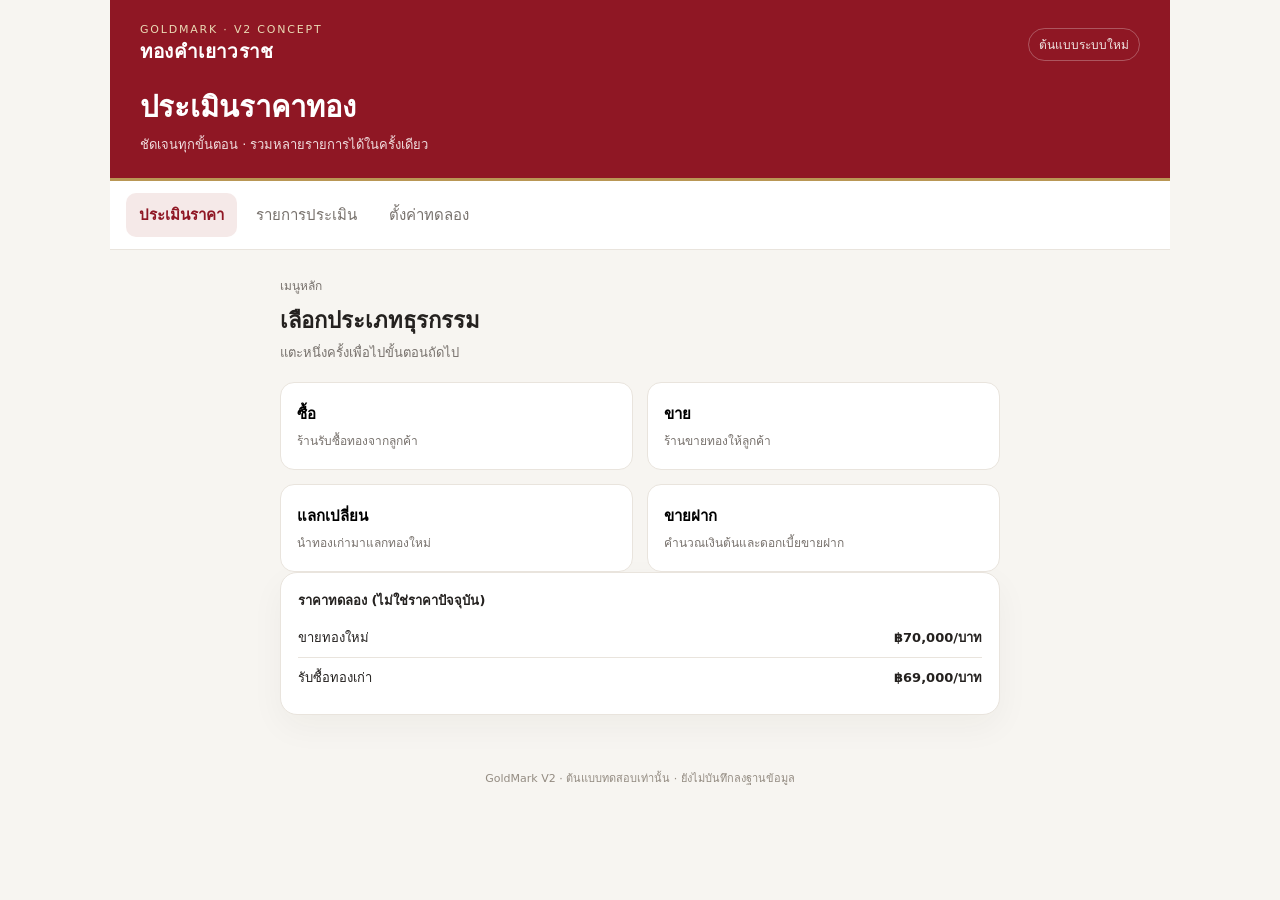
<file: v2/index.html>
<!doctype html>
<html lang="th"><head><meta charset="utf-8"><meta name="viewport" content="width=device-width,initial-scale=1"><meta name="theme-color" content="#8f1724"><title>GoldMark V2 — ทองคำเยาวราช</title>
<style>
:root{--red:#8f1724;--red2:#67101a;--gold:#b99755;--ink:#24211f;--muted:#77716c;--line:#e9e4dd;--bg:#f7f5f1;--white:#fff;--green:#176b4d;--shadow:0 12px 34px #30241a0b}*{box-sizing:border-box}body{margin:0;background:var(--bg);color:var(--ink);font:15px system-ui,-apple-system,"Noto Sans Thai",sans-serif}button,input,select{font:inherit}button{cursor:pointer}.app{max-width:1060px;margin:auto;min-height:100vh;padding-bottom:90px}.top{background:var(--red);color:white;padding:18px 20px 20px;border-bottom:3px solid var(--gold)}.toprow{display:flex;align-items:center;justify-content:space-between;gap:12px}.brand{font-size:19px;font-weight:800;letter-spacing:.2px}.eyebrow{font-size:11px;letter-spacing:1.8px;color:#e9d9b4}.branch{font-size:12px;color:#f0e6e3;border:1px solid #ffffff45;border-radius:99px;padding:6px 10px}.top h1{font-size:25px;margin:18px 0 4px}.top p{margin:0;color:#f1dfe0;font-size:13px}.tabs{display:flex;gap:6px;padding:12px 16px;background:white;border-bottom:1px solid var(--line);overflow:auto}.tab{border:0;background:transparent;padding:10px 13px;border-radius:10px;color:var(--muted);white-space:nowrap}.tab.active{background:#f5e9e8;color:var(--red);font-weight:750}.content{padding:18px 16px;max-width:760px;margin:auto}.stepmeta{font-size:12px;color:var(--muted);margin-bottom:8px}.heading{font-size:22px;margin:0 0 5px}.sub{margin:0 0 18px;color:var(--muted);font-size:13px;line-height:1.6}.card{background:white;border:1px solid var(--line);border-radius:17px;padding:17px;margin-bottom:13px;box-shadow:var(--shadow)}.label{display:block;font-size:13px;font-weight:700;margin-bottom:7px}.field{width:100%;border:1px solid #dcd5cb;border-radius:11px;background:white;padding:12px;color:var(--ink);outline:none}.field:focus{border-color:var(--gold);box-shadow:0 0 0 3px #b9975522}.grid{display:grid;grid-template-columns:repeat(2,minmax(0,1fr));gap:10px}.choice{border:1px solid var(--line);background:white;border-radius:14px;padding:16px;text-align:left;min-height:88px}.choice strong{display:block;font-size:15px;margin-bottom:5px}.choice span{font-size:12px;color:var(--muted)}.choice.selected{border:1.5px solid var(--red);background:#fff8f7;box-shadow:0 0 0 2px #8f17240c}.money{font-size:29px;font-weight:850;letter-spacing:-.6px}.money small{font-size:13px;font-weight:500;color:var(--muted)}.statrow{display:flex;justify-content:space-between;gap:10px;padding:9px 0;border-bottom:1px solid var(--line);font-size:13px}.statrow:last-child{border-bottom:0}.total{background:#fbf5e9;border-color:#e6d4ad}.total .money{color:var(--red)}.btn{border:0;border-radius:12px;padding:13px 16px;font-weight:750}.primary{background:var(--red);color:white}.secondary{background:white;border:1px solid var(--line);color:var(--ink)}.danger{color:#a32630;background:#fff3f2;border:1px solid #f0d5d4}.btnrow{display:flex;gap:9px;flex-wrap:wrap}.btnrow .btn{flex:1}.sticky{position:fixed;bottom:0;left:0;right:0;background:#ffffffef;backdrop-filter:blur(12px);border-top:1px solid var(--line);padding:12px 16px calc(12px + env(safe-area-inset-bottom));z-index:5}.stickyinner{max-width:728px;margin:auto;display:flex;gap:10px}.sticky .btn{flex:1}.item{border:1px solid var(--line);border-radius:13px;padding:13px;margin-bottom:9px}.itemtop{display:flex;justify-content:space-between;gap:10px;align-items:center}.itemtitle{font-weight:750}.tiny{font-size:12px;color:var(--muted)}.pill{font-size:11px;padding:4px 8px;background:#f1ece4;border-radius:99px}.notice{font-size:12px;color:var(--muted);line-height:1.6}.success{color:var(--green);font-weight:750}.progress{display:flex;gap:6px;margin:0 0 18px}.progress span{height:5px;flex:1;border-radius:99px;background:#e7e1d8}.progress span.on{background:var(--red)}.stepbox{display:flex;align-items:center;justify-content:space-between;gap:10px;margin:0 0 12px}.stepbox b{font-size:12px;color:var(--red)}.hidden{display:none!important}.customer-overlay{position:fixed;inset:0;z-index:9999;background:#f7f5f1;color:#24211f;overflow:auto;padding:18px 14px calc(24px + env(safe-area-inset-bottom));font-size:17px}.customer-wrap{max-width:760px;margin:0 auto}.customer-head{text-align:center;background:#8f1724;color:#fff;border-bottom:4px solid #b99755;border-radius:16px;padding:20px 14px;margin-bottom:14px}.customer-head .brandline{font-size:13px;letter-spacing:1px;color:#f0dfb8}.customer-head h2{font-size:25px;margin:8px 0 0}.customer-total{background:#fff8e9;border:1px solid #e6d4ad;border-radius:16px;padding:18px;margin-bottom:14px;text-align:center}.customer-total .amount{font-size:clamp(32px,9vw,48px);font-weight:900;color:#8f1724;line-height:1.3}.customer-item{background:#fff;border:1px solid #e9e4dd;border-radius:14px;padding:15px;margin-bottom:10px}.customer-item h3{font-size:18px;margin:0 0 10px}.customer-row{display:flex;justify-content:space-between;gap:14px;padding:8px 0;border-bottom:1px solid #eee8e0;font-size:15px}.customer-row:last-child{border-bottom:0}.customer-row strong{text-align:right}.customer-note{text-align:center;color:#77716c;font-size:12px;margin:14px 0}.customer-exit{width:100%;max-width:420px;display:block;margin:16px auto 0;background:#8f1724;color:#fff;border:0;border-radius:12px;padding:14px;font-weight:800;font-size:16px}@media print{@page{size:80mm auto;margin:4mm}body{background:#fff!important}.app,.sticky,.foot{display:none!important}#customerOverlay{position:static!important;display:block!important;overflow:visible!important;padding:0!important;background:#fff!important;color:#000!important;font-size:12px!important}.customer-wrap{max-width:none!important;width:100%!important}.customer-head{background:#fff!important;color:#000!important;border:0!important;border-bottom:1px dashed #000!important;border-radius:0!important;padding:0 0 8px!important;margin-bottom:8px!important}.customer-head .brandline{color:#000!important}.customer-head h2{font-size:16px!important}.customer-total,.customer-item{background:#fff!important;border:0!important;border-bottom:1px dashed #000!important;border-radius:0!important;padding:7px 0!important;margin:0!important}.customer-total .amount{font-size:25px!important;color:#000!important}.customer-item h3{font-size:13px!important}.customer-row{font-size:11px!important;padding:4px 0!important;border-color:#ddd!important}.customer-note{font-size:10px!important;color:#000!important}.customer-exit{display:none!important}}.foot{text-align:center;color:#938b81;font-size:11px;padding:15px}@media(min-width:720px){.top{padding:23px 30px}.content{padding:26px 20px}.top h1{font-size:29px}.grid{gap:14px}}@media(max-width:390px){.grid{grid-template-columns:1fr}.money{font-size:25px}.top h1{font-size:22px}}
</style></head><body><div class="app">
<header class="top"><div class="toprow"><div><div class="eyebrow">GOLDMARK · V2 CONCEPT</div><div class="brand">ทองคำเยาวราช</div></div><span class="branch">ต้นแบบระบบใหม่</span></div><h1>ประเมินราคาทอง</h1><p>ชัดเจนทุกขั้นตอน · รวมหลายรายการได้ในครั้งเดียว</p></header>
<nav class="tabs"><button class="tab active" data-page="estimate">ประเมินราคา</button><button class="tab" data-page="history">รายการประเมิน</button><button class="tab" data-page="settings">ตั้งค่าทดลอง</button></nav>
<main class="content" id="main"></main><div class="foot">GoldMark V2 · ต้นแบบทดสอบเท่านั้น · ยังไม่บันทึกลงฐานข้อมูล</div></div>
<div class="sticky hidden" id="stickyBar"><div class="stickyinner"><button class="btn secondary" id="back">ย้อนกลับ</button></div></div>
<script>
const state={page:'estimate',step:'menu',action:'buy',gold:'jewelry',weight:'1',labor:'0',discount:'0',sell:70000,buy:69000,deduct:5,old:[],fresh:[],history:[],compare:false,compareWeight:'1',depositRate:1.25};
const fmt=n=>Number(n||0).toLocaleString('th-TH',{maximumFractionDigits:2});
const baht=n=>'฿'+fmt(n);
const weightName=w=>({0.25:'1 สลึง',0.5:'2 สลึง',0.75:'3 สลึง',1:'1 บาท',2:'2 บาท',4:'4 บาท'}[Number(w)]||w+' บาท');
function oldValue(x){const w=Number(x.weight||0),gpb=x.gold==='jewelry'?15.16:15.244,standard=w*gpb,actual=Number(x.grams||standard),shortfall=Math.max(0,standard-actual),deductGrams=x.gold==='jewelry'&&shortfall>0.1?shortfall-0.1:0,netGrams=Math.max(0,actual-deductGrams),netWeight=netGrams/gpb;return {amount:netWeight*state.buy*(1-state.deduct/100),standard,actual,shortfall,deductGrams,netGrams,netWeight,rateDiscount:netWeight*state.buy*state.deduct/100}}
function newValue(x){return Math.max(0,Number(x.weight||0)*state.sell+Number(x.labor||0)-Number(x.discount||0))}
function sumOld(){return state.old.reduce((s,x)=>s+oldValue(x).amount,0)}
function totalOldWeight(){return state.old.reduce((s,x)=>s+oldValue(x).netWeight,0)}
function totalOldGrams(){return state.old.reduce((s,x)=>s+oldValue(x).netGrams,0)}
function sumNew(){return state.fresh.reduce((s,x)=>s+newValue(x),0)}
function net(){return sumNew()-sumOld()}
function go(step){state.step=step;render()}
function header(title,desc){return '<h2 class="heading">'+title+'</h2><p class="sub">'+desc+'</p>'}
function progress(n){return '<div class="stepbox"><b>ขั้นตอน '+n+' จาก 3</b><span class="tiny">'+(n===1?'กรอกรายการ':n===2?'ตรวจสอบข้อมูล':'ยืนยันผล')+'</span></div><div class="progress"><span class="on"></span><span class="'+(n>=2?'on':'')+'"></span><span class="'+(n>=3?'on':'')+'"></span></div>'}
function typeCards(){return '<div class="grid">'+[['buy','ซื้อ','ร้านรับซื้อทองจากลูกค้า'],['sell','ขาย','ร้านขายทองให้ลูกค้า'],['exchange','แลกเปลี่ยน','นำทองเก่ามาแลกทองใหม่'],['deposit','ขายฝาก','คำนวณเงินต้นและดอกเบี้ยขายฝาก']].map(x=>'<button class="choice" data-action="'+x[0]+'"><strong>'+x[1]+'</strong><span>'+x[2]+'</span></button>').join('')+'</div>'}
function render(){const el=document.getElementById('main');document.querySelectorAll('.tab').forEach(b=>b.classList.toggle('active',b.dataset.page===state.page));document.getElementById('stickyBar').classList.add('hidden');
if(state.page==='history'){el.innerHTML=header('รายการประเมิน','ประวัติทดลองในหน้านี้เท่านั้น ยังไม่เชื่อมฐานข้อมูลจริง')+(state.history.length?state.history.map((x,i)=>'<div class="card"><b>รายการ #'+(state.history.length-i)+'</b><div class="statrow"><span>ประเภท</span><b>'+x.action+'</b></div><div class="statrow"><span>ยอดสุทธิ</span><b>'+x.result+'</b></div></div>').join(''):'<div class="card notice">ยังไม่มีรายการประเมินทดลอง</div>');return}
if(state.page==='settings'){el.innerHTML=header('ตั้งค่าทดลอง','ราคาเหล่านี้ใช้จำลองหน้าจอเท่านั้น ไม่กระทบราคากลางหรือฐานข้อมูลจริง')+'<div class="card"><label class="label">ราคาขายทองต่อบาท</label><input class="field" id="sell" type="number" value="'+state.sell+'"><label class="label" style="margin-top:12px">ราคารับซื้อทองต่อบาท</label><input class="field" id="buy" type="number" value="'+state.buy+'"><label class="label" style="margin-top:12px">ส่วนลดจากราคารับซื้อ (%)</label><input class="field" id="deduct" type="number" value="'+state.deduct+'"><button class="btn primary" id="saveSettings" style="width:100%;margin-top:15px">บันทึกค่าทดลอง</button></div>';document.getElementById('saveSettings').onclick=()=>{const sell=Number(document.getElementById('sell').value),buy=Number(document.getElementById('buy').value),deduct=Number(document.getElementById('deduct').value);if(!Number.isFinite(sell)||sell<=0||!Number.isFinite(buy)||buy<=0||!Number.isFinite(deduct)||deduct<0||deduct>100){alert('กรุณาตรวจสอบราคาและส่วนลด: ราคาเป็นค่าบวก และส่วนลดต้องอยู่ระหว่าง 0–100%');return}state.sell=sell;state.buy=buy;state.deduct=deduct;render()};return}
if(state.step==='menu'){el.innerHTML='<div class="stepmeta">เมนูหลัก</div>'+header('เลือกประเภทธุรกรรม','แตะหนึ่งครั้งเพื่อไปขั้นตอนถัดไป')+typeCards()+'<div class="card"><div class="label">ราคาทดลอง (ไม่ใช่ราคาปัจจุบัน)</div><div class="statrow"><span>ขายทองใหม่</span><b>'+baht(state.sell)+'/บาท</b></div><div class="statrow"><span>รับซื้อทองเก่า</span><b>'+baht(state.buy)+'/บาท</b></div></div>';bindCommon();return}
if(state.step==='details'){let label={buy:'รับซื้อทองเก่าจากลูกค้า',sell:'ขายทองใหม่ให้ลูกค้า',exchange:'แลกเปลี่ยนทองเก่าเป็นทองใหม่',deposit:'ขายฝากทอง'}[state.action];el.innerHTML=progress(1)+'<div class="stepmeta">'+label+'</div>'+header('กรอกรายการทอง','เลือกประเภทและน้ำหนัก แล้วระบบจะแสดงยอดทันที')+'<div class="card"><label class="label">ประเภททอง</label><div class="grid"><button class="choice '+(state.gold==='jewelry'?'selected':'')+'" data-gold="jewelry"><strong>ทองรูปพรรณ</strong><span>เครื่องประดับทอง</span></button><button class="choice '+(state.gold==='bar'?'selected':'')+'" data-gold="bar"><strong>ทองคำแท่ง</strong><span>ทองแท่ง</span></button></div><label class="label" style="margin-top:14px">น้ำหนัก (บาททองคำ)</label><select id="weight" class="field">'+[['0.25','1 สลึง'],['0.5','2 สลึง'],['0.75','3 สลึง'],['1','1 บาท'],['2','2 บาท'],['3','3 บาท'],['4','4 บาท'],['5','5 บาท'],['10','10 บาท']].map(x=>'<option value="'+x[0]+'" '+(+state.weight===+x[0]?'selected':'')+'>'+x[1]+'</option>').join('')+'</select>'+(state.action==='buy'&&state.gold==='jewelry'?'<label class="label" style="margin-top:13px">น้ำหนักชั่งจริง (กรัม)</label><input class="field" id="actualGrams" type="number" min="0" step=".01" placeholder="ไม่กรอก = น้ำหนักมาตรฐาน"><p class="notice">มาตรฐาน 15.16 กรัมต่อบาท ขาดได้ 0.1 กรัม หากขาดเกินจะหักเฉพาะส่วนที่เกิน</p>':'')+(state.action==='sell'||state.action==='exchange'?'<label class="label" style="margin-top:13px">ค่ากำเหน็จ (บาท)</label><input class="field" id="labor" type="number" min="0" value="'+state.labor+'"><label class="label" style="margin-top:13px">ส่วนลด (บาท)</label><input class="field" id="discount" type="number" min="0" value="'+state.discount+'">':'')+(state.action==='deposit'?'<label class="label" style="margin-top:13px">เงินต้นที่ต้องการ (บาท)</label><input class="field" id="principal" type="number" min="0" value="'+(state.principal||'')+'" placeholder="กรอกเงินต้น"> <label class="label" style="margin-top:13px">ดอกเบี้ยต่อเดือน (%)</label><input class="field" id="rate" type="number" min="0" step=".01" value="'+(state.rate||state.depositRate)+'">':'')+'<button class="btn primary" id="addItem" style="width:100%;margin-top:16px">เพิ่มรายการและคำนวณ</button></div>'+(state.old.length||state.fresh.length?listItems():'');bindCommon();document.getElementById('weight').onchange=e=>state.weight=e.target.value;const lab=document.getElementById('labor');if(lab)lab.oninput=e=>state.labor=e.target.value;const dis=document.getElementById('discount');if(dis)dis.oninput=e=>state.discount=e.target.value;document.getElementById('addItem').onclick=()=>{let x={gold:state.gold,weight:+state.weight};const gi=document.getElementById('actualGrams');if(gi&&gi.value!==''){x.grams=+gi.value;if(!Number.isFinite(x.grams)||x.grams<=0){alert('กรุณากรอกน้ำหนักจริงให้มากกว่า 0 กรัม');gi.focus();return}}if(state.action==='sell'||state.action==='exchange'){const labor=+state.labor,discount=+state.discount;if(!Number.isFinite(labor)||!Number.isFinite(discount)||labor<0||discount<0){alert('ค่ากำเหน็จและส่วนลดต้องเป็นตัวเลขตั้งแต่ 0 ขึ้นไป');return}state.fresh.push({...x,labor,discount});}if(state.action==='buy'||state.action==='exchange')state.old.push(x);if(state.action==='deposit'){const principal=Number(document.getElementById('principal').value),rate=Number(document.getElementById('rate').value);if(!Number.isFinite(principal)||principal<=0){alert('กรุณากรอกเงินต้นมากกว่า 0 บาท');document.getElementById('principal').focus();return}if(!Number.isFinite(rate)||rate<0){alert('กรุณากรอกอัตราดอกเบี้ยตั้งแต่ 0 ขึ้นไป');document.getElementById('rate').focus();return}state.principal=principal;state.rate=rate;state.depositItem=x}state.step='result';if(state.action!=='deposit'){state.weight='1';state.labor='0';state.discount='0'}render()};return}
if(state.step==='result'){let body='';if(state.action==='deposit'){let p=state.principal,interest=p*(state.rate||0)/100;body='<div class="card total"><div class="stepmeta">ผลคำนวณขายฝากทดลอง</div><div class="statrow"><span>เงินต้น</span><b>'+baht(p)+'</b></div><div class="statrow"><span>ดอกเบี้ยต่อเดือน</span><b>'+baht(interest)+'</b></div><div class="money">'+baht(p+interest)+'</div><strong>ยอดไถ่ถอนตัวอย่างหลัง 1 เดือน</strong></div>'}else{body='<div class="card total"><div class="stepmeta">ผลคำนวณ</div>'+(state.action==='buy'?'<div class="statrow"><span>น้ำหนักสุทธิรวม</span><b>'+fmt(totalOldGrams())+' กรัม · '+fmt(totalOldWeight())+' บาททองคำ</b></div>':'')+'<div class="money">'+baht(Math.abs(state.action==='buy'?sumOld():state.action==='sell'?sumNew():net()))+'</div><strong>'+(state.action==='buy'?'ร้านจ่ายให้ลูกค้า':state.action==='sell'?'ลูกค้าจ่ายให้ร้าน':net()>0?'ลูกค้าจ่ายเพิ่มให้ร้าน':net()<0?'ร้านจ่ายคืนลูกค้า':'ยอดเท่ากันพอดี')+'</strong></div>'+listItems();if(state.action==='buy')body+='<div class="card"><button class="btn primary" id="customerView" style="width:100%">แสดงผลประเมินให้ลูกค้า</button><button class="btn secondary" id="addAnother" style="width:100%;margin-top:9px">+ เพิ่มรายการทอง</button><p class="notice" style="margin:9px 0 0">แสดงรายละเอียดรับซื้อให้ลูกค้าดู โดยซ่อนปุ่มจัดการของพนักงาน</p></div>';}
el.innerHTML=progress(2)+'<div class="stepmeta">สรุปรายการ</div>'+header('สรุปราคา','ตรวจสอบยอดก่อนเริ่มรายการใหม่')+body+'<button class="btn secondary" id="backToDetails" style="width:100%;margin-top:10px">กลับ</button>';document.getElementById('backToDetails').onclick=()=>{state.step='details';render()};const customerView=document.getElementById('customerView');if(customerView)customerView.onclick=()=>{if(state.old.length===0){alert('กรุณาเพิ่มรายการทองก่อนแสดงผลประเมินให้ลูกค้า');return}showCustomerView()};const addAnother=document.getElementById('addAnother');if(addAnother)addAnother.onclick=()=>{state.step='details';state.weight='1';state.compare=false;render()};document.querySelectorAll('[data-remove]').forEach(b=>b.onclick=e=>{e.preventDefault();e.stopPropagation();const key=b.dataset.remove;const idx=Number(b.dataset.index);if((key==='old'||key==='fresh')&&Array.isArray(state[key])&&Number.isInteger(idx)&&idx>=0&&idx<state[key].length){state[key].splice(idx,1);render()}});return}
}
function showCustomerView(){
 const prior=document.getElementById('customerOverlay');if(prior)prior.remove();
 const overlay=document.createElement('section');overlay.id='customerOverlay';overlay.className='customer-overlay';overlay.setAttribute('role','dialog');overlay.setAttribute('aria-modal','true');overlay.setAttribute('aria-label','ราคาประเมินรับซื้อทอง');
 const items=state.old.map((x,i)=>{
  const c=oldValue(x),standard=Number(x.weight||0)*15.20,tolerance=Number(x.weight||0)*0.04,rawShortfall=Math.max(0,standard-c.actual),missing=Math.max(0,rawShortfall-tolerance),missingValue=standard>0?missing/standard*state.buy*(1-state.deduct/100):0;
  return '<article class="customer-item"><h3>'+(x.gold==='bar'?'ทองคำแท่ง':'ทองรูปพรรณ')+' · '+weightName(x.weight)+'</h3><div class="customer-row"><span>น้ำหนักชั่งจริง</span><strong>'+fmt(c.actual)+' กรัม</strong></div><div class="customer-row"><span>น้ำหนักขาดเกินเกณฑ์</span><strong>'+fmt(missing)+' กรัม</strong></div><div class="customer-row"><span>มูลค่าส่วนต่างเกินเกณฑ์</span><strong>'+baht(missingValue)+'</strong></div></article>';
 }).join('');
 overlay.innerHTML='<div class="customer-wrap"><header class="customer-head"><div class="brandline">ทองคำเยาวราช · GOLDMARK</div><h2>ราคาประเมินรับซื้อทองเก่า</h2></header><section class="customer-total"><div>ยอดรับซื้อโดยประมาณ</div><div class="amount">'+baht(sumOld())+'</div></section>'+items+'<p class="customer-note">ใช้เกณฑ์ 15.20 กรัมต่อบาท และยอมรับส่วนต่างได้ 0.04 กรัมต่อบาท (เช่น 15.16 กรัมถือว่าเต็ม) หลังหักส่วนลดรับซื้อ '+fmt(state.deduct)+'% แล้ว</p></div>';
 document.body.appendChild(overlay);document.body.style.overflow='hidden';
 const close=()=>{overlay.remove();document.body.style.overflow='';if(document.fullscreenElement&&document.exitFullscreen)document.exitFullscreen().catch(()=>{});};
 const backToItems=document.createElement('button');backToItems.className='customer-exit';backToItems.style.background='#ffffff';backToItems.style.color='#24211f';backToItems.style.border='1px solid #e9e4dd';backToItems.textContent='กลับไปแก้ไขรายการ';overlay.querySelector('.customer-wrap').appendChild(backToItems);
 backToItems.onclick=()=>{close();state.page='estimate';state.step='result';render();};
 const decline=document.createElement('button');decline.className='customer-exit';decline.textContent='ยกเลิกการประเมิน';overlay.querySelector('.customer-wrap').appendChild(decline);
 decline.onclick=()=>{close();reset();state.page='estimate';render();};
 const confirm=document.createElement('button');confirm.className='customer-exit';confirm.style.background='#176b4d';confirm.textContent='ยืนยันการขาย';overlay.querySelector('.customer-wrap').appendChild(confirm);
 confirm.onclick=()=>{
  state.history.unshift({action:'รับซื้อทองเก่า · ยืนยันใบประเมิน',result:baht(sumOld())});
  overlay.querySelector('.customer-wrap').insertAdjacentHTML('afterbegin','<p class="customer-note">ใบประเมินรับซื้อทองเก่า · ยืนยันแล้ว · '+new Date().toLocaleString('th-TH')+'</p>');
  overlay.querySelector('.customer-wrap').insertAdjacentHTML('beforeend','<p class="customer-note">เอกสารใบประเมินราคา ไม่ใช่หลักฐานการรับชำระเงิน</p><button class="customer-exit" id="printAssessment">พิมพ์ใบประเมิน</button><button class="customer-exit" id="homeAssessment">กลับหน้าแรก</button>');
  document.getElementById('printAssessment').onclick=()=>window.print();
  document.getElementById('homeAssessment').onclick=()=>{close();reset();state.page='estimate';render();};
  confirm.remove();decline.remove();backToItems.remove();
 };
 overlay.addEventListener('click',e=>{if(e.target===overlay)close()});
 const esc=e=>{if(e.key==='Escape'){close();document.removeEventListener('keydown',esc)}};
 document.addEventListener('keydown',esc);
 if(overlay.requestFullscreen)overlay.requestFullscreen().catch(()=>{});
}
function listItems(){let h='';if(state.old.length)h+='<div class="card"><b>ทองเก่า ('+state.old.length+')</b>'+state.old.map((x,i)=>{const c=oldValue(x);return '<div class="item"><div class="itemtop"><span>ชิ้นที่ '+(i+1)+' · '+(x.gold==='bar'?'ทองคำแท่ง':'ทองรูปพรรณ')+' · '+weightName(x.weight)+'</span><b>'+baht(c.amount)+'</b></div><div class="tiny">มาตรฐาน '+fmt(c.standard)+' กรัม · ชั่งจริง '+fmt(c.actual)+' กรัม · ขาด '+fmt(c.shortfall)+' กรัม</div><div class="tiny">หักน้ำหนัก '+fmt(c.deductGrams)+' กรัม · สุทธิ '+fmt(c.netGrams)+' กรัม ('+fmt(c.netWeight)+' บาททองคำ)</div><div class="tiny">ส่วนลดราคา '+state.deduct+'% = '+baht(c.rateDiscount)+'</div><button type="button" class="btn danger" data-remove="old" data-index="'+i+'" style="margin-top:8px;padding:7px 10px">ลบ</button></div>';}).join('')+'</div>';if(state.fresh.length)h+='<div class="card"><b>ทองใหม่ ('+state.fresh.length+')</b>'+state.fresh.map((x,i)=>'<div class="item"><div class="itemtop"><span>'+(x.gold==='bar'?'ทองคำแท่ง':'ทองรูปพรรณ')+' · '+weightName(x.weight)+'</span><b>'+baht(newValue(x))+'</b></div><div class="tiny">กำเหน็จ '+baht(x.labor)+' · ส่วนลด '+baht(x.discount)+'</div><button type="button" class="btn danger" data-remove="fresh" data-index="'+i+'" style="margin-top:8px;padding:7px 10px">ลบ</button></div>').join('')+'</div>';return h}
function comparePanel(){let w=+state.compareWeight||1;let amount=state.action==='sell'?w*state.sell+(+state.labor||0)-(+state.discount||0):w*state.buy*(1-state.deduct/100);return '<div class="card"><label class="label">เลือกน้ำหนักที่ต้องการเปรียบเทียบ</label><select class="field" id="compareWeight">'+[['0.25','1 สลึง'],['0.5','2 สลึง'],['0.75','3 สลึง'],['1','1 บาท'],['2','2 บาท'],['3','3 บาท'],['4','4 บาท'],['5','5 บาท'],['10','10 บาท']].map(x=>'<option value="'+x[0]+'" '+(+x[0]===w?'selected':'')+'>'+x[1]+'</option>').join('')+'</select><div class="statrow"><span>'+ (state.action==='sell'?'ราคาขายทองใหม่':'ราคารับซื้อทองเก่า')+'</span><b>'+baht(amount)+'</b></div><p class="notice">คำนวณจากราคาทดลองที่ตั้งไว้ และค่ากำเหน็จ/ส่วนลดที่กรอกในรายการล่าสุด</p></div>'}
function bindCompare(){const c=document.getElementById('compareWeight');if(c)c.onchange=e=>{state.compareWeight=e.target.value;render()}}
function bindCommon(){document.querySelectorAll('[data-action]').forEach(b=>b.onclick=()=>{state.action=b.dataset.action;state.old=[];state.fresh=[];state.compare=false;state.step='details';render()});document.querySelectorAll('[data-gold]').forEach(b=>b.onclick=()=>{state.gold=b.dataset.gold;render()});document.querySelectorAll('[data-remove]').forEach(b=>b.onclick=e=>{e.preventDefault();e.stopPropagation();const key=b.dataset.remove;const idx=Number(b.dataset.index);if((key==='old'||key==='fresh')&&Array.isArray(state[key])&&Number.isInteger(idx)&&idx>=0&&idx<state[key].length){state[key].splice(idx,1);render()}})}
function reset(){state.step='menu';state.action='buy';state.gold='jewelry';state.weight='1';state.labor='0';state.discount='0';state.old=[];state.fresh=[];state.compare=false;state.principal=0}
document.querySelectorAll('.tab').forEach(b=>b.onclick=()=>{state.page=b.dataset.page;render()});
document.getElementById('back').onclick=()=>{if(state.step==='result')state.step='details';else state.step='menu';render()};
render();
</script></body></html>
</file>
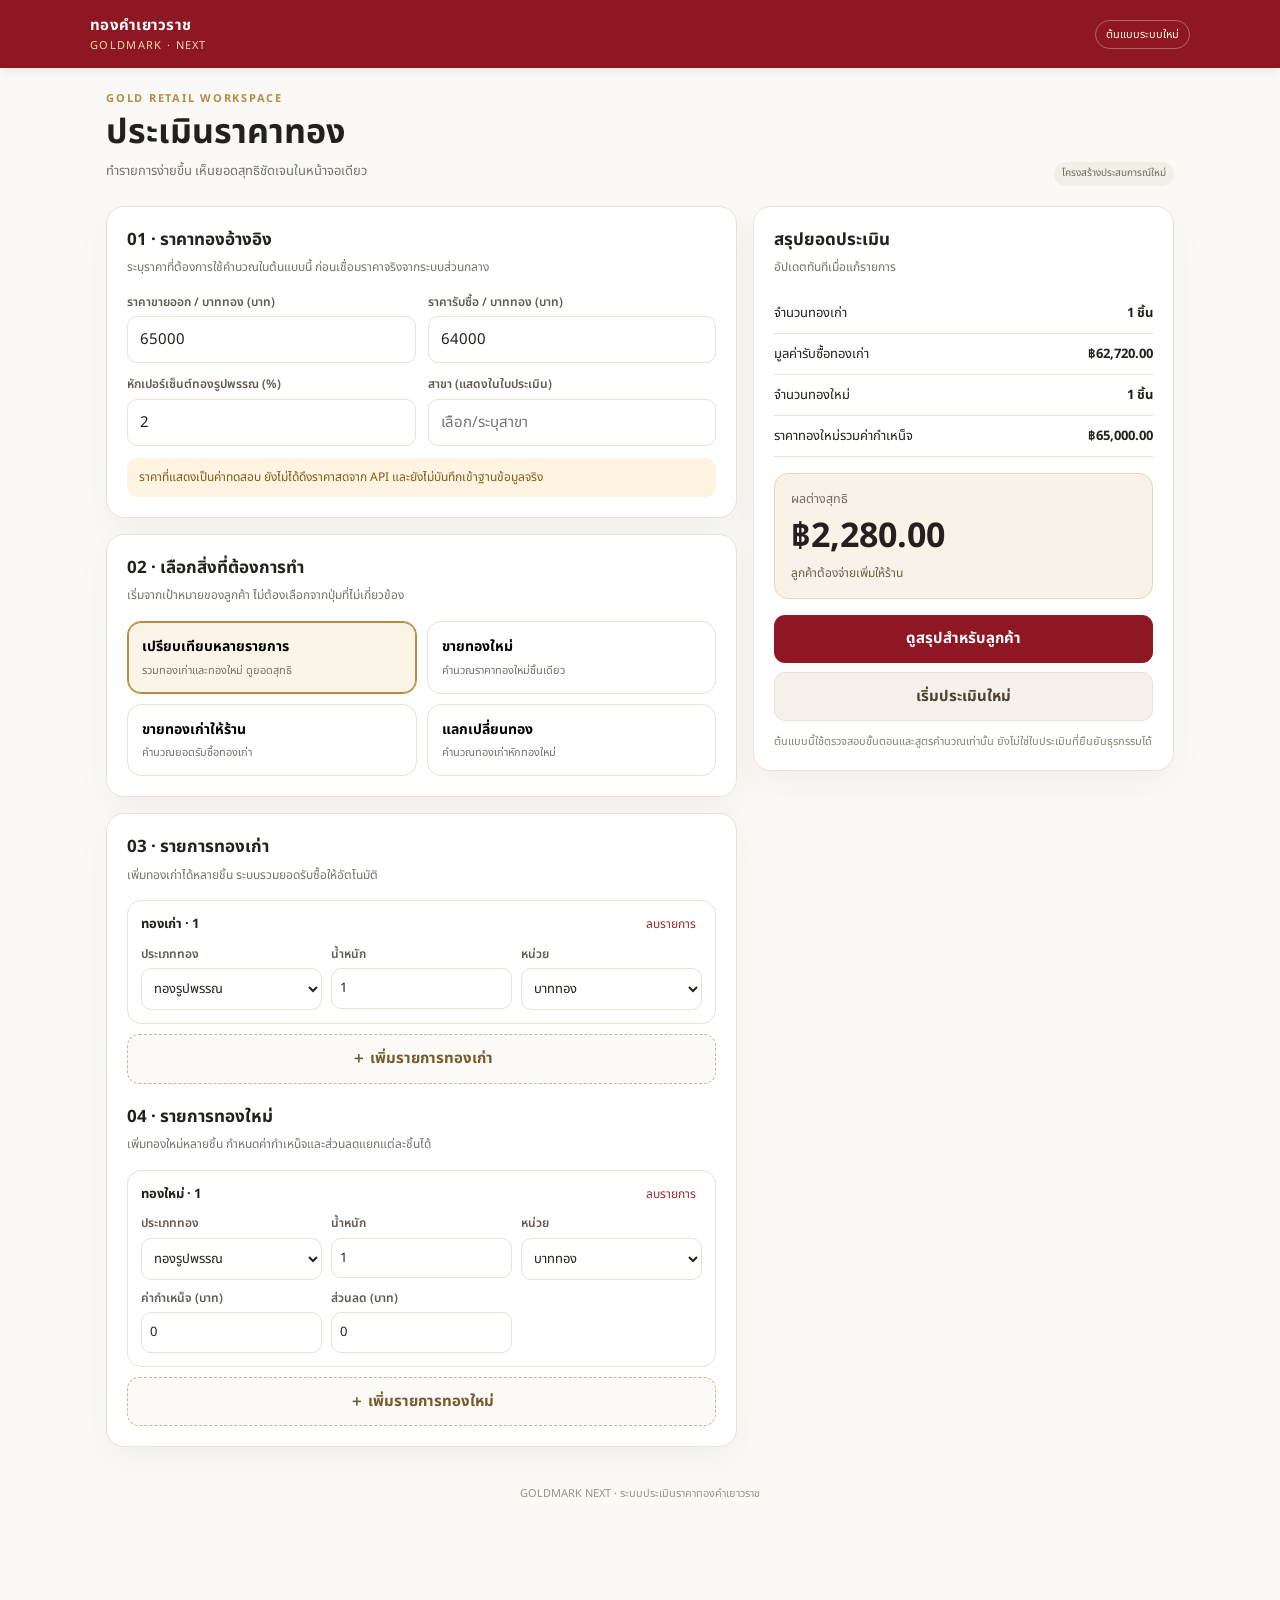
<file: next.html>
<!doctype html>
<html lang="th"><head><meta charset="UTF-8"><meta name="viewport" content="width=device-width,initial-scale=1,viewport-fit=cover"><meta name="theme-color" content="#8f1724"><title>GoldMark Next | ทองคำเยาวราช</title>
<link rel="preconnect" href="https://fonts.googleapis.com"><link href="https://fonts.googleapis.com/css2?family=Noto+Sans+Thai:wght@400;500;600;700&family=Playfair+Display:wght@500;600&display=swap" rel="stylesheet">
<style>
:root{--red:#8f1724;--red2:#6e101b;--gold:#b78b42;--ink:#24201d;--muted:#77716c;--line:#e9e2d9;--paper:#fbf9f6;--white:#fff;--green:#23764d;--shadow:0 12px 34px #3b24120c}
*{box-sizing:border-box}body{margin:0;background:var(--paper);color:var(--ink);font:15px/1.55 'Noto Sans Thai',sans-serif}button,input,select{font:inherit}button{cursor:pointer}button:focus-visible,input:focus-visible,select:focus-visible{outline:3px solid #b78b4266;outline-offset:2px}.top{background:var(--red);color:white;padding:14px 18px;position:sticky;top:0;z-index:5;box-shadow:0 3px 12px #0001}.topin{max-width:1100px;margin:auto;display:flex;justify-content:space-between;align-items:center;gap:10px}.brand{font-weight:700;letter-spacing:.02em}.brand small{display:block;color:#f1d9b2;font-size:11px;font-weight:400;letter-spacing:.12em}.pill{border:1px solid #ffffff55;border-radius:99px;padding:5px 10px;font-size:11px;color:#fff4df}.wrap{max-width:1100px;margin:22px auto;padding:0 16px 80px}.intro{display:flex;justify-content:space-between;align-items:end;gap:12px;margin:20px 0}.eyebrow{color:var(--gold);font-size:11px;font-weight:700;letter-spacing:.16em}.intro h1{font-size:clamp(23px,4vw,34px);line-height:1.3;margin:4px 0}.intro p{margin:5px 0;color:var(--muted);font-size:13px}.layout{display:grid;grid-template-columns:minmax(0,1.2fr) minmax(290px,.8fr);gap:16px;align-items:start}.panel{background:var(--white);border:1px solid var(--line);border-radius:18px;padding:20px;box-shadow:var(--shadow);margin-bottom:16px}.panel h2{font-size:17px;margin:0 0 5px}.sub{font-size:12px;color:var(--muted);margin:0 0 16px}.fields{display:grid;grid-template-columns:repeat(2,minmax(0,1fr));gap:12px}.field{display:flex;flex-direction:column;gap:5px;min-width:0}.field label{font-size:12px;color:#625a53;font-weight:600}.field input,.field select{width:100%;min-width:0;border:1px solid var(--line);border-radius:10px;padding:11px 12px;background:#fff;color:var(--ink)}.modes{display:grid;grid-template-columns:repeat(3,1fr);gap:8px;margin:14px 0}.mode{border:1px solid var(--line);border-radius:12px;padding:11px 8px;background:white;color:#5d554f;font-weight:600;font-size:13px}.mode.active{background:#f8ecec;border-color:#c57c83;color:var(--red)}.choicegrid{display:grid;grid-template-columns:1fr 1fr;gap:10px}.choice{border:1px solid var(--line);background:white;border-radius:14px;padding:14px;text-align:left;display:flex;flex-direction:column;gap:4px}.choice strong{font-size:14px}.choice span{font-size:11px;color:var(--muted)}.choice.active{border-color:var(--gold);background:#fbf5e9;box-shadow:inset 0 0 0 1px var(--gold)}.btn{border:0;border-radius:11px;padding:12px 15px;font-weight:700}.primary{background:var(--red);color:white}.secondary{background:#f5f0e9;color:#4c4034;border:1px solid var(--line)}.danger{background:#fff1f0;color:#9d2929;border:1px solid #f0d0cc}.full{width:100%}.item{border:1px solid var(--line);border-radius:14px;padding:13px;margin:10px 0}.itemtop{display:flex;align-items:center;justify-content:space-between;gap:8px;margin-bottom:10px}.itemtop b{font-size:13px}.itemtop button{border:0;background:transparent;color:#9d2929;font-size:12px}.itemfields{display:grid;grid-template-columns:1fr 1fr 1fr;gap:9px}.itemfields .field input,.itemfields .field select{padding:9px 8px;font-size:13px}.add{width:100%;border:1px dashed #c9b89e;background:#fcfaf6;border-radius:12px;padding:12px;color:#765a2c;font-weight:700}.summary{position:sticky;top:88px}.sumline{display:flex;justify-content:space-between;gap:10px;padding:10px 0;border-bottom:1px solid var(--line);font-size:13px}.sumline strong{font-variant-numeric:tabular-nums;text-align:right}.total{background:#f8f2e8;border:1px solid #e8d7b7;border-radius:14px;padding:16px;margin:16px 0}.total small{color:#796b56;display:block}.total strong{font-size:clamp(25px,4vw,34px);display:block;line-height:1.3;margin:5px 0;overflow-wrap:anywhere}.total .hint{font-size:12px;color:#6c5c45}.status{font-size:12px;border-radius:10px;padding:10px 12px;background:#f4f1ec;color:#6c6258;margin-top:12px}.status.warn{background:#fff4e1;color:#825b17}.muted{color:var(--muted)}.hidden{display:none!important}.bottomnav{display:none}.tag{font-size:10px;background:#f2eee8;color:#716557;border-radius:99px;padding:4px 8px}.note{font-size:11px;color:#8a8177;margin-top:12px;line-height:1.6}.empty{text-align:center;color:#8a8177;padding:22px 10px;font-size:13px}.foot{color:#9a9188;text-align:center;font-size:11px;margin-top:22px}
@media(max-width:760px){.wrap{margin:12px auto;padding:0 12px 90px}.intro{margin:16px 0;display:block}.layout{grid-template-columns:1fr}.summary{position:static}.panel{padding:16px;border-radius:15px}.top{padding:12px 14px}.fields{gap:10px}.itemfields{grid-template-columns:repeat(2,minmax(0,1fr))}.itemfields .field:last-child{grid-column:span 2}.bottomnav{display:flex;position:fixed;bottom:0;left:0;right:0;background:#fff;border-top:1px solid var(--line);padding:10px 12px calc(10px + env(safe-area-inset-bottom));z-index:10;gap:10px}.bottomnav button{flex:1}.desktop-actions{display:none}}
@media(max-width:380px){.fields{grid-template-columns:1fr}.choicegrid{grid-template-columns:1fr}.modes{grid-template-columns:1fr}.itemfields{grid-template-columns:1fr}.itemfields .field:last-child{grid-column:auto}}
</style></head><body>
<header class="top"><div class="topin"><div class="brand">ทองคำเยาวราช <small>GOLDMARK · NEXT</small></div><span class="pill">ต้นแบบระบบใหม่</span></div></header>
<main class="wrap"><div class="intro"><div><div class="eyebrow">GOLD RETAIL WORKSPACE</div><h1>ประเมินราคาทอง</h1><p>ทำรายการง่ายขึ้น เห็นยอดสุทธิชัดเจนในหน้าจอเดียว</p></div><span class="tag">โครงสร้างประสบการณ์ใหม่</span></div>
<div class="layout"><section>
<div class="panel"><h2>01 · ราคาทองอ้างอิง</h2><p class="sub">ระบุราคาที่ต้องการใช้คำนวณในต้นแบบนี้ ก่อนเชื่อมราคาจริงจากระบบส่วนกลาง</p><div class="fields">
<div class="field"><label for="sellPrice">ราคาขายออก / บาททอง (บาท)</label><input id="sellPrice" type="number" min="0" step="1" value="65000"></div>
<div class="field"><label for="buyPrice">ราคารับซื้อ / บาททอง (บาท)</label><input id="buyPrice" type="number" min="0" step="1" value="64000"></div>
<div class="field"><label for="jewelryDeduct">หักเปอร์เซ็นต์ทองรูปพรรณ (%)</label><input id="jewelryDeduct" type="number" min="0" max="100" step=".1" value="2"></div>
<div class="field"><label for="branchName">สาขา (แสดงในใบประเมิน)</label><input id="branchName" type="text" placeholder="เลือก/ระบุสาขา"></div></div><div class="status warn">ราคาที่แสดงเป็นค่าทดสอบ ยังไม่ได้ดึงราคาสดจาก API และยังไม่บันทึกเข้าฐานข้อมูลจริง</div></div>
<div class="panel"><h2>02 · เลือกสิ่งที่ต้องการทำ</h2><p class="sub">เริ่มจากเป้าหมายของลูกค้า ไม่ต้องเลือกจากปุ่มที่ไม่เกี่ยวข้อง</p><div class="choicegrid">
<button class="choice active" data-flow="compare" type="button"><strong>เปรียบเทียบหลายรายการ</strong><span>รวมทองเก่าและทองใหม่ ดูยอดสุทธิ</span></button>
<button class="choice" data-flow="sell" type="button"><strong>ขายทองใหม่</strong><span>คำนวณราคาทองใหม่ชิ้นเดียว</span></button>
<button class="choice" data-flow="buy" type="button"><strong>ขายทองเก่าให้ร้าน</strong><span>คำนวณยอดรับซื้อทองเก่า</span></button>
<button class="choice" data-flow="trade" type="button"><strong>แลกเปลี่ยนทอง</strong><span>คำนวณทองเก่าหักทองใหม่</span></button>
</div></div>
<div id="compareArea" class="panel"><h2>03 · รายการทองเก่า</h2><p class="sub">เพิ่มทองเก่าได้หลายชิ้น ระบบรวมยอดรับซื้อให้อัตโนมัติ</p><div id="oldItems"></div><button class="add" id="addOld" type="button">＋ เพิ่มรายการทองเก่า</button><div style="height:20px"></div><h2>04 · รายการทองใหม่</h2><p class="sub">เพิ่มทองใหม่หลายชิ้น กำหนดค่ากำเหน็จและส่วนลดแยกแต่ละชิ้นได้</p><div id="newItems"></div><button class="add" id="addNew" type="button">＋ เพิ่มรายการทองใหม่</button></div>
<div id="singleArea" class="panel hidden"><h2 id="singleTitle">03 · รายละเอียดรายการ</h2><p class="sub">กรอกน้ำหนักและค่ากำเหน็จสำหรับรายการนี้</p><div class="fields"><div class="field"><label>ประเภททอง</label><select id="singleType"><option value="jewelry">ทองรูปพรรณ</option><option value="bar">ทองคำแท่ง</option></select></div><div class="field"><label>น้ำหนัก</label><input id="singleWeight" type="number" min="0" step=".01" value="1"></div><div class="field"><label>หน่วยน้ำหนัก</label><select id="singleUnit"><option value="baht">บาททอง</option><option value="salung">สลึง</option><option value="gram">กรัม</option></select></div><div class="field" id="singleLaborWrap"><label>ค่ากำเหน็จ (บาท)</label><input id="singleLabor" type="number" min="0" value="0"></div><div class="field" id="singleDiscountWrap"><label>ส่วนลด (บาท)</label><input id="singleDiscount" type="number" min="0" value="0"></div></div></div>
</section>
<aside class="summary"><div class="panel"><h2>สรุปยอดประเมิน</h2><p class="sub">อัปเดตทันทีเมื่อแก้รายการ</p><div class="sumline"><span>จำนวนทองเก่า</span><strong id="oldCount">0 ชิ้น</strong></div><div class="sumline"><span>มูลค่ารับซื้อทองเก่า</span><strong id="oldTotal">฿0.00</strong></div><div class="sumline"><span>จำนวนทองใหม่</span><strong id="newCount">0 ชิ้น</strong></div><div class="sumline"><span>ราคาทองใหม่รวมค่ากำเหน็จ</span><strong id="newTotal">฿0.00</strong></div><div class="total"><small>ผลต่างสุทธิ</small><strong id="netTotal">฿0.00</strong><div class="hint" id="netHint">เพิ่มรายการเพื่อเริ่มคำนวณ</div></div><button class="btn primary full" id="showCustomer" type="button">ดูสรุปสำหรับลูกค้า</button><button class="btn secondary full" id="resetAll" style="margin-top:9px" type="button">เริ่มประเมินใหม่</button><div class="note">ต้นแบบนี้ใช้ตรวจสอบขั้นตอนและสูตรคำนวณเท่านั้น ยังไม่ใช่ใบประเมินที่ยืนยันธุรกรรมได้</div></div></aside></div>
<div class="foot">GOLDMARK NEXT · ระบบประเมินราคาทองคำเยาวราช</div></main>
<div class="bottomnav"><button class="btn secondary" id="mobileReset" type="button">เริ่มใหม่</button><button class="btn primary" id="mobileCustomer" type="button">ดูยอดลูกค้า</button></div>
<div id="customerModal" class="hidden" style="position:fixed;inset:0;background:#21171399;z-index:20;display:grid;place-items:center;padding:16px"><div style="background:#fff;border-radius:18px;padding:24px;width:min(100%,480px);max-height:90vh;overflow:auto"><div class="eyebrow">CUSTOMER SUMMARY</div><h2 style="margin:4px 0 14px">สรุปสำหรับลูกค้า</h2><div id="customerDetails"></div><div class="total"><small>ยอดสุทธิ</small><strong id="customerNet">฿0.00</strong><div class="hint" id="customerHint"></div></div><button class="btn primary full" id="closeCustomer" type="button">กลับไปแก้ไขรายการ</button></div></div>
<script>
(function(){
const $=id=>document.getElementById(id);let flow='compare',seq=0;
const money=n=>new Intl.NumberFormat('th-TH',{style:'currency',currency:'THB',minimumFractionDigits:2,maximumFractionDigits:2}).format(Number.isFinite(n)?n:0);
const num=id=>Math.max(0,Number($(id).value)||0);
function weightBaht(w,u){return u==='salung'?w/4:u==='gram'?w/15.16:w}
function addItem(kind){const id=++seq,box=$(kind==='old'?'oldItems':'newItems');const el=document.createElement('div');el.className='item';el.dataset.id=id;el.dataset.kind=kind;
el.innerHTML='<div class="itemtop"><b>'+(kind==='old'?'ทองเก่า':'ทองใหม่')+' · <span class="itemno"></span></b><button type="button" class="remove">ลบรายการ</button></div><div class="itemfields"><div class="field"><label>ประเภททอง</label><select class="type"><option value="jewelry">ทองรูปพรรณ</option><option value="bar">ทองคำแท่ง</option></select></div><div class="field"><label>น้ำหนัก</label><input class="weight" type="number" min="0" step=".01" value="1"></div><div class="field"><label>หน่วย</label><select class="unit"><option value="baht">บาททอง</option><option value="salung">สลึง</option><option value="gram">กรัม</option></select></div>'+(kind==='new'?'<div class="field"><label>ค่ากำเหน็จ (บาท)</label><input class="labor" type="number" min="0" value="0"></div><div class="field"><label>ส่วนลด (บาท)</label><input class="discount" type="number" min="0" value="0"></div>':'')+'</div>';
el.querySelector('.remove').onclick=()=>{el.remove();renumber(kind);calculate()};el.querySelectorAll('input,select').forEach(x=>x.addEventListener('input',calculate));box.appendChild(el);renumber(kind);calculate()}
function renumber(k){[...$(k==='old'?'oldItems':'newItems').children].forEach((e,i)=>e.querySelector('.itemno').textContent=i+1)}
function readItems(k){return [...$(k==='old'?'oldItems':'newItems').children].map(e=>{const w=Math.max(0,Number(e.querySelector('.weight').value)||0),unit=e.querySelector('.unit').value,type=e.querySelector('.type').value,wb=weightBaht(w,unit);return {kind:k,type,w,unit,wb,labor:Math.max(0,Number(e.querySelector('.labor')?.value)||0),discount:Math.max(0,Number(e.querySelector('.discount')?.value)||0)}})}
function calculate(){const sell=num('sellPrice'),buy=num('buyPrice'),deduct=num('jewelryDeduct')/100;let olds=readItems('old'),news=readItems('new');
if(flow==='sell'||flow==='buy'){const t=$('singleType').value,w=num('singleWeight'),u=$('singleUnit').value,wb=weightBaht(w,u),item={kind:flow==='buy'?'old':'new',type:t,w,unit:u,wb,labor:num('singleLabor'),discount:num('singleDiscount')};olds=flow==='buy'?[item]:[];news=flow==='sell'?[item]:[]}
const oldTotal=olds.reduce((a,i)=>a+i.wb*buy*(i.type==='jewelry'?1-deduct:1),0);const newTotal=news.reduce((a,i)=>a+Math.max(0,i.wb*sell+i.labor-i.discount),0);const net=newTotal-oldTotal;
$('oldCount').textContent=olds.length+' ชิ้น';$('newCount').textContent=news.length+' ชิ้น';$('oldTotal').textContent=money(oldTotal);$('newTotal').textContent=money(newTotal);$('netTotal').textContent=money(Math.abs(net));$('netHint').textContent=net>0?'ลูกค้าต้องจ่ายเพิ่มให้ร้าน':net<0?'ร้านต้องจ่ายเงินคืนลูกค้า':(olds.length||news.length)?'ยอดรับซื้อและราคาขายเท่ากัน':'เพิ่มรายการเพื่อเริ่มคำนวณ';
return {olds,news,oldTotal,newTotal,net}}
function setFlow(f){flow=f;document.querySelectorAll('[data-flow]').forEach(b=>b.classList.toggle('active',b.dataset.flow===f));$('compareArea').classList.toggle('hidden',f==='sell'||f==='buy');$('singleArea').classList.toggle('hidden',f!=='sell'&&f!=='buy');$('singleTitle').textContent=f==='buy'?'03 · รายละเอียดทองเก่า':'03 · รายละเอียดทองใหม่';$('singleLaborWrap').classList.toggle('hidden',f==='buy');$('singleDiscountWrap').classList.toggle('hidden',f==='buy');if(f==='buy')$('singleLabor').value='0';if(f==='trade'){ $('compareArea').querySelector('h2').textContent='03 · รายการทองเก่า'; }else{$('compareArea').querySelector('h2').textContent='03 · รายการทองเก่า'}calculate()}
function customer(){const r=calculate(),details=$('customerDetails');details.innerHTML='';const branch=$('branchName').value.trim();if(branch){const p=document.createElement('p');p.textContent='สาขา: '+branch;details.appendChild(p)}[[ 'ทองเก่า ('+r.olds.length+' ชิ้น)',r.oldTotal],['ทองใหม่ ('+r.news.length+' ชิ้น)',r.newTotal]].forEach(([label,val])=>{const d=document.createElement('div');d.className='sumline';const s=document.createElement('span');s.textContent=label;const b=document.createElement('strong');b.textContent=money(val);d.append(s,b);details.appendChild(d)});$('customerNet').textContent=money(Math.abs(r.net));$('customerHint').textContent=r.net>0?'ยอดที่ลูกค้าต้องชำระ':r.net<0?'ยอดที่ร้านต้องจ่ายคืน':'ยอดสุทธิเท่ากัน';$('customerModal').classList.remove('hidden')}
$('addOld').onclick=()=>addItem('old');$('addNew').onclick=()=>addItem('new');document.querySelectorAll('[data-flow]').forEach(b=>b.onclick=()=>setFlow(b.dataset.flow));['sellPrice','buyPrice','jewelryDeduct','singleType','singleWeight','singleUnit','singleLabor','singleDiscount'].forEach(id=>$(id).addEventListener('input',calculate));
function reset(){ $('oldItems').innerHTML='';$('newItems').innerHTML='';$('singleWeight').value='1';$('singleLabor').value='0';$('singleDiscount').value='0';$('branchName').value='';setFlow('compare');calculate()}
$('resetAll').onclick=reset;$('mobileReset').onclick=reset;$('showCustomer').onclick=customer;$('mobileCustomer').onclick=customer;$('closeCustomer').onclick=()=>$('customerModal').classList.add('hidden');$('customerModal').addEventListener('click',e=>{if(e.target===$('customerModal'))$('customerModal').classList.add('hidden')});
addItem('old');addItem('new');calculate();
})();
</script></body></html>
</file>
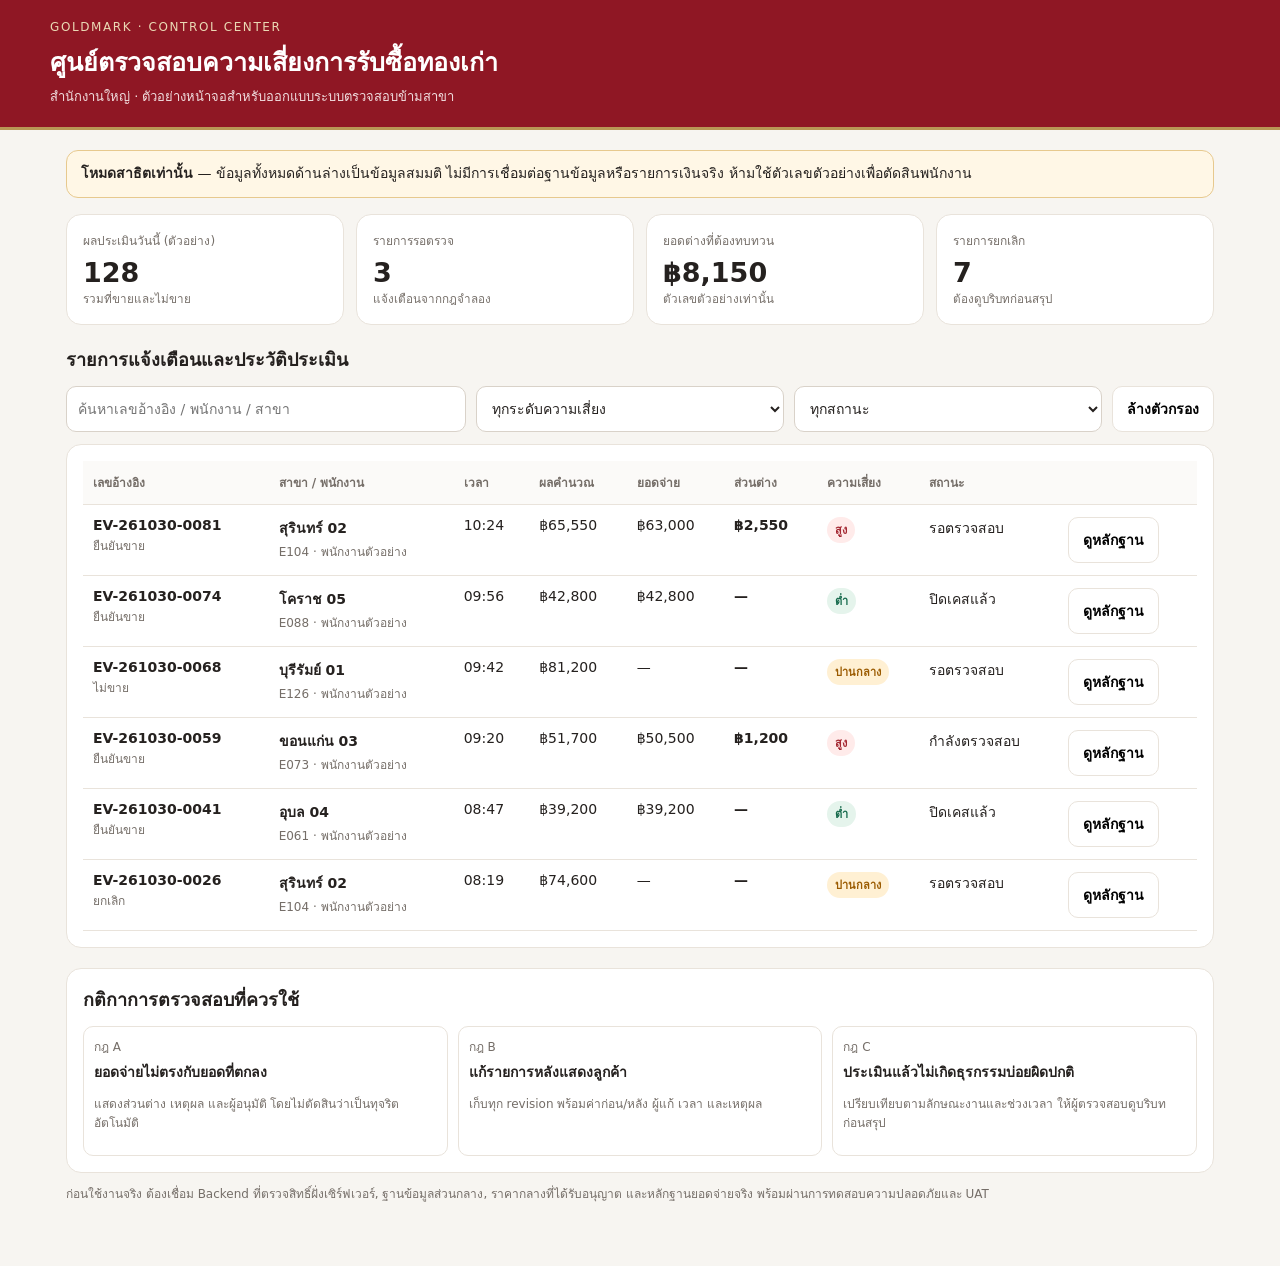
<file: v2/anti-fraud.html>
<!doctype html>
<html lang="th"><head><meta charset="utf-8"><meta name="viewport" content="width=device-width,initial-scale=1"><meta name="theme-color" content="#8f1724"><title>GoldMark | ศูนย์ตรวจสอบความเสี่ยง</title>
<style>
:root{--red:#8f1724;--gold:#b99755;--ink:#25211f;--muted:#756e68;--line:#e9e3db;--bg:#f7f5f1;--white:#fff;--amber:#9b5b00;--green:#176b4d;--danger:#a32630}*{box-sizing:border-box}body{margin:0;background:var(--bg);color:var(--ink);font:14px system-ui,-apple-system,"Noto Sans Thai",sans-serif}.top{background:var(--red);color:white;padding:20px max(18px,calc((100vw - 1180px)/2));border-bottom:3px solid var(--gold)}.brand{font-size:12px;letter-spacing:1.6px;color:#ead9b4}.top h1{margin:8px 0 4px;font-size:25px}.top p{margin:0;color:#f1dfe0;font-size:13px}.wrap{max-width:1180px;margin:auto;padding:20px 16px 50px}.warning{border:1px solid #e7c98e;background:#fff7e6;border-radius:12px;padding:12px 14px;margin-bottom:16px;line-height:1.55}.grid{display:grid;grid-template-columns:repeat(4,minmax(0,1fr));gap:12px}.metric,.panel{background:white;border:1px solid var(--line);border-radius:15px;padding:16px}.metric span{color:var(--muted);font-size:12px}.metric strong{display:block;font-size:27px;margin:7px 0 2px}.metric small{color:var(--muted)}.section{margin-top:20px}.section h2{font-size:18px;margin:0 0 12px}.filters{display:grid;grid-template-columns:1.3fr 1fr 1fr auto;gap:10px;margin-bottom:12px}.field,button{font:inherit}.field{width:100%;padding:11px;border:1px solid #d9d2c9;border-radius:10px;background:white;color:var(--ink)}.btn{border:0;border-radius:10px;padding:11px 14px;font-weight:750;cursor:pointer}.primary{background:var(--red);color:white}.secondary{background:white;border:1px solid var(--line)}.tablewrap{overflow:auto}table{border-collapse:collapse;width:100%;min-width:820px}th,td{text-align:left;padding:12px 10px;border-bottom:1px solid var(--line);vertical-align:top}th{font-size:12px;color:var(--muted);font-weight:700;background:#fbfaf8}td strong{display:block}.sub{font-size:12px;color:var(--muted);margin-top:3px}.status{display:inline-block;border-radius:99px;padding:4px 8px;font-size:11px;font-weight:800}.high{background:#ffebea;color:var(--danger)}.medium{background:#fff0d3;color:var(--amber)}.low{background:#e5f4ec;color:var(--green)}.detail{margin-top:12px;background:#fbfaf8;border:1px solid var(--line);border-radius:12px;padding:14px;display:none}.detail.show{display:block}.detailgrid{display:grid;grid-template-columns:repeat(3,minmax(0,1fr));gap:10px}.detailbox{background:white;border:1px solid var(--line);padding:10px;border-radius:10px}.detailbox span{display:block;color:var(--muted);font-size:12px}.detailbox b{display:block;margin-top:5px}.note{font-size:12px;color:var(--muted);line-height:1.6}.empty{padding:24px;text-align:center;color:var(--muted)}@media(max-width:760px){.grid{grid-template-columns:repeat(2,minmax(0,1fr))}.filters{grid-template-columns:1fr 1fr}.detailgrid{grid-template-columns:1fr 1fr}.top h1{font-size:22px}}@media(max-width:420px){.filters,.detailgrid{grid-template-columns:1fr}.metric strong{font-size:23px}}
</style></head><body>
<header class="top"><div class="brand">GOLDMARK · CONTROL CENTER</div><h1>ศูนย์ตรวจสอบความเสี่ยงการรับซื้อทองเก่า</h1><p>สำนักงานใหญ่ · ตัวอย่างหน้าจอสำหรับออกแบบระบบตรวจสอบข้ามสาขา</p></header>
<main class="wrap">
<div class="warning"><b>โหมดสาธิตเท่านั้น</b> — ข้อมูลทั้งหมดด้านล่างเป็นข้อมูลสมมติ ไม่มีการเชื่อมต่อฐานข้อมูลหรือรายการเงินจริง ห้ามใช้ตัวเลขตัวอย่างเพื่อตัดสินพนักงาน</div>
<div class="grid">
<div class="metric"><span>ผลประเมินวันนี้ (ตัวอย่าง)</span><strong id="mCount">128</strong><small>รวมที่ขายและไม่ขาย</small></div>
<div class="metric"><span>รายการรอตรวจ</span><strong id="mHigh">3</strong><small>แจ้งเตือนจากกฎจำลอง</small></div>
<div class="metric"><span>ยอดต่างที่ต้องทบทวน</span><strong id="mDiff">฿8,150</strong><small>ตัวเลขตัวอย่างเท่านั้น</small></div>
<div class="metric"><span>รายการยกเลิก</span><strong id="mCancel">7</strong><small>ต้องดูบริบทก่อนสรุป</small></div>
</div>
<section class="section"><h2>รายการแจ้งเตือนและประวัติประเมิน</h2>
<div class="filters"><input id="q" class="field" placeholder="ค้นหาเลขอ้างอิง / พนักงาน / สาขา"><select id="severity" class="field"><option value="">ทุกระดับความเสี่ยง</option><option value="high">สูง</option><option value="medium">ปานกลาง</option><option value="low">ต่ำ</option></select><select id="status" class="field"><option value="">ทุกสถานะ</option><option>รอตรวจสอบ</option><option>กำลังตรวจสอบ</option><option>ปิดเคสแล้ว</option></select><button id="reset" class="btn secondary">ล้างตัวกรอง</button></div>
<div class="panel tablewrap"><table><thead><tr><th>เลขอ้างอิง</th><th>สาขา / พนักงาน</th><th>เวลา</th><th>ผลคำนวณ</th><th>ยอดจ่าย</th><th>ส่วนต่าง</th><th>ความเสี่ยง</th><th>สถานะ</th><th></th></tr></thead><tbody id="rows"></tbody></table><div id="empty" class="empty" style="display:none">ไม่พบรายการที่ตรงกับตัวกรอง</div></div>
<div id="detail" class="detail"></div>
</section>
<section class="section panel"><h2>กติกาการตรวจสอบที่ควรใช้</h2><div class="detailgrid">
<div class="detailbox"><span>กฎ A</span><b>ยอดจ่ายไม่ตรงกับยอดที่ตกลง</b><p class="note">แสดงส่วนต่าง เหตุผล และผู้อนุมัติ โดยไม่ตัดสินว่าเป็นทุจริตอัตโนมัติ</p></div>
<div class="detailbox"><span>กฎ B</span><b>แก้รายการหลังแสดงลูกค้า</b><p class="note">เก็บทุก revision พร้อมค่าก่อน/หลัง ผู้แก้ เวลา และเหตุผล</p></div>
<div class="detailbox"><span>กฎ C</span><b>ประเมินแล้วไม่เกิดธุรกรรมบ่อยผิดปกติ</b><p class="note">เปรียบเทียบตามลักษณะงานและช่วงเวลา ให้ผู้ตรวจสอบดูบริบทก่อนสรุป</p></div>
</div></section>
<p class="note">ก่อนใช้งานจริง ต้องเชื่อม Backend ที่ตรวจสิทธิ์ฝั่งเซิร์ฟเวอร์, ฐานข้อมูลส่วนกลาง, ราคากลางที่ได้รับอนุญาต และหลักฐานยอดจ่ายจริง พร้อมผ่านการทดสอบความปลอดภัยและ UAT</p>
</main>
<script>
const data=[
{id:"EV-261030-0081",branch:"สุรินทร์ 02",employee:"E104 · พนักงานตัวอย่าง",time:"10:24",calc:65550,paid:63000,diff:2550,severity:"high",status:"รอตรวจสอบ",reason:"ยอดจ่ายต่ำกว่ายอดตกลงในข้อมูลจำลอง",revisions:"2",outcome:"ยืนยันขาย"},
{id:"EV-261030-0074",branch:"โคราช 05",employee:"E088 · พนักงานตัวอย่าง",time:"09:56",calc:42800,paid:42800,diff:0,severity:"low",status:"ปิดเคสแล้ว",reason:"ยอดตรงกันในข้อมูลจำลอง",revisions:"1",outcome:"ยืนยันขาย"},
{id:"EV-261030-0068",branch:"บุรีรัมย์ 01",employee:"E126 · พนักงานตัวอย่าง",time:"09:42",calc:81200,paid:0,diff:0,severity:"medium",status:"รอตรวจสอบ",reason:"มีการแก้รายการหลังแสดงผลและลูกค้าไม่ขาย",revisions:"4",outcome:"ไม่ขาย"},
{id:"EV-261030-0059",branch:"ขอนแก่น 03",employee:"E073 · พนักงานตัวอย่าง",time:"09:20",calc:51700,paid:50500,diff:1200,severity:"high",status:"กำลังตรวจสอบ",reason:"ยอดจ่ายต่างจากยอดตกลงในข้อมูลจำลอง",revisions:"2",outcome:"ยืนยันขาย"},
{id:"EV-261030-0041",branch:"อุบล 04",employee:"E061 · พนักงานตัวอย่าง",time:"08:47",calc:39200,paid:39200,diff:0,severity:"low",status:"ปิดเคสแล้ว",reason:"ไม่พบความต่างในข้อมูลจำลอง",revisions:"1",outcome:"ยืนยันขาย"},
{id:"EV-261030-0026",branch:"สุรินทร์ 02",employee:"E104 · พนักงานตัวอย่าง",time:"08:19",calc:74600,paid:0,diff:0,severity:"medium",status:"รอตรวจสอบ",reason:"ประเมินแล้วไม่เกิดธุรกรรม ตัวอย่างสำหรับตรวจแนวโน้ม",revisions:"3",outcome:"ยกเลิก"}
];
const fmt=n=>"฿"+Number(n).toLocaleString("th-TH");
const level={high:"สูง",medium:"ปานกลาง",low:"ต่ำ"};
function render(){const q=document.getElementById("q").value.trim().toLowerCase(),sev=document.getElementById("severity").value,st=document.getElementById("status").value;const filtered=data.filter(x=>(!q||(x.id+" "+x.branch+" "+x.employee).toLowerCase().includes(q))&&(!sev||x.severity===sev)&&(!st||x.status===st));document.getElementById("rows").innerHTML=filtered.map(x=>'<tr><td><strong>'+x.id+'</strong><div class="sub">'+x.outcome+'</div></td><td><strong>'+x.branch+'</strong><div class="sub">'+x.employee+'</div></td><td>'+x.time+'</td><td>'+fmt(x.calc)+'</td><td>'+(x.paid?fmt(x.paid):'—')+'</td><td><strong>'+(x.diff?fmt(x.diff):'—')+'</strong></td><td><span class="status '+x.severity+'">'+level[x.severity]+'</span></td><td>'+x.status+'</td><td><button class="btn secondary" data-detail="'+x.id+'">ดูหลักฐาน</button></td></tr>').join("");document.getElementById("empty").style.display=filtered.length?"none":"block";document.querySelectorAll("[data-detail]").forEach(b=>b.onclick=()=>showDetail(data.find(x=>x.id===b.dataset.detail)))}
function showDetail(x){const d=document.getElementById("detail");d.classList.add("show");d.innerHTML='<h3>'+x.id+' · รายละเอียดสำหรับตรวจสอบ</h3><p>'+x.reason+'</p><div class="detailgrid"><div class="detailbox"><span>ผลคำนวณที่บันทึก</span><b>'+fmt(x.calc)+'</b></div><div class="detailbox"><span>ยอดจ่ายจริง (ตัวอย่าง)</span><b>'+(x.paid?fmt(x.paid):'ยังไม่มีข้อมูล')+'</b></div><div class="detailbox"><span>จำนวน revision</span><b>'+x.revisions+'</b></div><div class="detailbox"><span>ผลประเมิน</span><b>'+x.outcome+'</b></div><div class="detailbox"><span>สถานะตรวจสอบ</span><b>'+x.status+'</b></div><div class="detailbox"><span>การดำเนินการถัดไป</span><b>ตรวจหลักฐานรับซื้อและการจ่ายเงินจริง</b></div></div><p class="note">นี่เป็นข้อมูลจำลอง ไม่ใช่หลักฐานจริง และไม่ควรใช้ตัดสินพนักงานโดยไม่มีการตรวจสอบเพิ่มเติม</p>'}
["q","severity","status"].forEach(id=>document.getElementById(id).addEventListener(id==="q"?"input":"change",render));document.getElementById("reset").onclick=()=>{document.getElementById("q").value="";document.getElementById("severity").value="";document.getElementById("status").value="";render();document.getElementById("detail").classList.remove("show")};render();
</script></body></html>
</file>
